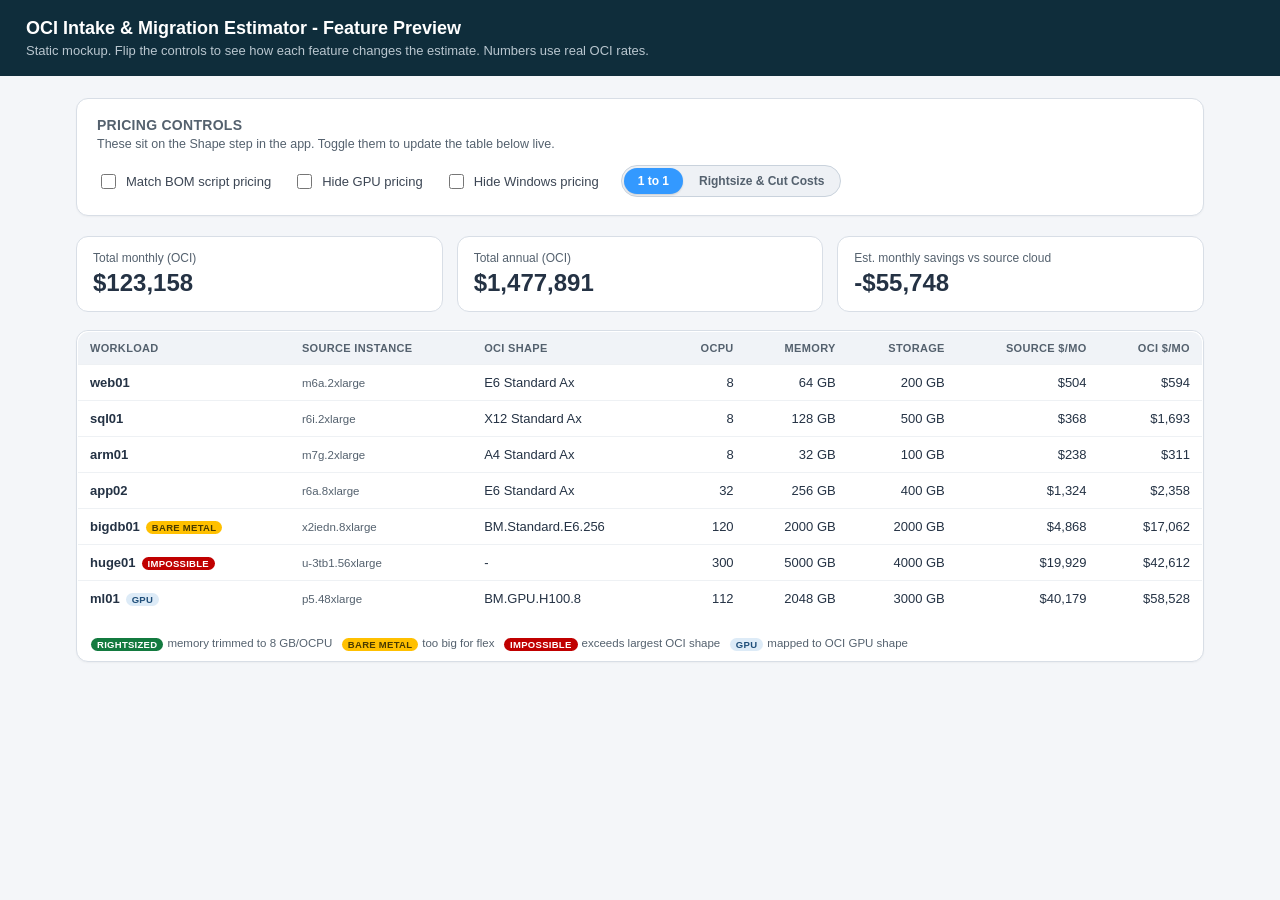
<file: OCI BOM Creator APEX/feature_preview.html>
<!doctype html>
<html lang="en">
<head>
<meta charset="utf-8" />
<meta name="viewport" content="width=device-width, initial-scale=1" />
<title>OCI Intake - Feature Preview</title>
<style>
  :root{
    --navy:#7F1D1D; --blue:#3399ff; --ink:#243244; --muted:#54616e;
    --line:#d8dee6; --bg:#f4f6f9; --card:#fff;
  }
  *{box-sizing:border-box}
  body{margin:0;font-family:-apple-system,Segoe UI,Roboto,Helvetica,Arial,sans-serif;color:var(--ink);background:var(--bg);}
  header{background:#0f2d3b;color:#fff;padding:18px 26px;}
  header h1{margin:0;font-size:18px;font-weight:700;}
  header p{margin:4px 0 0;font-size:13px;color:#b9c6cf;}
  .wrap{max-width:1180px;margin:0 auto;padding:22px 26px 60px;}
  .panel{background:var(--card);border:1px solid var(--line);border-radius:12px;padding:18px 20px;margin-bottom:20px;box-shadow:0 1px 2px rgba(0,0,0,.04);}
  .panel h2{margin:0 0 4px;font-size:14px;letter-spacing:.02em;text-transform:uppercase;color:var(--muted);}
  .panel .hint{margin:0 0 14px;font-size:12.5px;color:var(--muted);}
  .controls{display:flex;flex-wrap:wrap;gap:14px 22px;align-items:center;}
  .toggle{display:inline-flex;align-items:center;gap:7px;font-size:13px;color:#3c4654;cursor:pointer;user-select:none;}
  .toggle input{cursor:pointer;width:15px;height:15px;}
  .mode-switch{display:inline-flex;border:1px solid #c9d2dc;border-radius:999px;background:#eef1f5;padding:2px;gap:2px;}
  .mode-switch .mode-opt{border:none;background:transparent;color:#54616e;font-size:12px;font-weight:600;padding:6px 14px;border-radius:999px;cursor:pointer;transition:.15s;}
  .mode-switch .mode-opt.is-active{background:var(--blue);color:#fff;box-shadow:0 1px 2px rgba(0,0,0,.15);}
  .kpis{display:flex;gap:14px;flex-wrap:wrap;margin-bottom:18px;}
  .kpi{flex:1;min-width:170px;background:var(--card);border:1px solid var(--line);border-radius:12px;padding:14px 16px;}
  .kpi span{display:block;font-size:12px;color:var(--muted);}
  .kpi strong{display:block;font-size:24px;margin-top:4px;}
  .kpi.save strong{color:#137a3f;}
  table{width:100%;border-collapse:collapse;background:var(--card);border:1px solid var(--line);border-radius:12px;overflow:hidden;font-size:13px;}
  th,td{padding:10px 12px;text-align:left;border-bottom:1px solid #eef1f4;}
  th{background:#f0f3f7;color:var(--muted);font-size:11px;text-transform:uppercase;letter-spacing:.03em;}
  td.num,th.num{text-align:right;font-variant-numeric:tabular-nums;}
  tr:last-child td{border-bottom:none;}
  .flag{display:inline-block;font-size:9.5px;font-weight:700;padding:1px 6px;border-radius:9px;letter-spacing:.03em;vertical-align:middle;margin-left:6px;}
  .flag-bm{background:#ffc000;color:#4a3b00;}
  .flag-imp{background:#c00000;color:#fff;}
  .flag-gpu{background:#ddebf7;color:#1f4e79;}
  .flag-rs{background:#137a3f;color:#fff;}
  .sub{color:var(--muted);font-size:11.5px;}
  .strike{color:#b04a4a;text-decoration:line-through;font-size:11.5px;margin-right:5px;}
  .legend{font-size:11.5px;color:var(--muted);margin-top:10px;}
  .legend .flag{margin-left:0;margin-right:4px;}
</style>
</head>
<body>
<header>
  <h1>OCI Intake & Migration Estimator - Feature Preview</h1>
  <p>Static mockup. Flip the controls to see how each feature changes the estimate. Numbers use real OCI rates.</p>
</header>
<div class="wrap">

  <div class="panel">
    <h2>Pricing controls</h2>
    <p class="hint">These sit on the Shape step in the app. Toggle them to update the table below live.</p>
    <div class="controls">
      <label class="toggle" title="Treat the CPU column as OCPUs directly and floor CPU/RAM (matches the BOM script).">
        <input type="checkbox" id="bomMatch"><span>Match BOM script pricing</span>
      </label>
      <label class="toggle" title="Hide GPU per-GPU-hour pricing (shapes still mapped).">
        <input type="checkbox" id="hideGpu"><span>Hide GPU pricing</span>
      </label>
      <label class="toggle" title="Turn off Windows OS licensing (1 license per OCPU).">
        <input type="checkbox" id="hideWin"><span>Hide Windows pricing</span>
      </label>
      <div class="mode-switch" id="rsSwitch" title="1 to 1 carries over source memory. Rightsize caps memory at 8 GB/OCPU.">
        <button class="mode-opt is-active" data-rs="false">1 to 1</button>
        <button class="mode-opt" data-rs="true">Rightsize &amp; Cut Costs</button>
      </div>
    </div>
  </div>

  <div class="kpis">
    <div class="kpi"><span>Total monthly (OCI)</span><strong id="kMonthly">$0</strong></div>
    <div class="kpi"><span>Total annual (OCI)</span><strong id="kAnnual">$0</strong></div>
    <div class="kpi save"><span>Est. monthly savings vs source cloud</span><strong id="kSave">$0</strong></div>
  </div>

  <div class="panel" style="padding:0;overflow:hidden;">
    <table>
      <thead>
        <tr>
          <th>Workload</th><th>Source instance</th><th>OCI shape</th>
          <th class="num">OCPU</th><th class="num">Memory</th><th class="num">Storage</th>
          <th class="num">Source $/mo</th><th class="num">OCI $/mo</th>
        </tr>
      </thead>
      <tbody id="rows"></tbody>
    </table>
    <div style="padding:10px 14px;" class="legend">
      <span class="flag flag-rs">RIGHTSIZED</span>memory trimmed to 8&nbsp;GB/OCPU &nbsp;
      <span class="flag flag-bm">BARE METAL</span>too big for flex &nbsp;
      <span class="flag flag-imp">IMPOSSIBLE</span>exceeds largest OCI shape &nbsp;
      <span class="flag flag-gpu">GPU</span>mapped to OCI GPU shape
    </div>
  </div>

</div>

<script>
const HRS=730;
// OCI flex rates ($/hr): ocpu, mem
const SHAPE={ "E6 Standard Ax":{o:0.0138,m:0.0108,maxO:94,maxM:712},
              "X12 Standard Ax":{o:0.0119,m:0.0114,maxO:39,maxM:360},
              "A4 Standard Ax":{o:0.019,m:0.0084,maxO:45,maxM:720} };
const BM={ amd:[["BM.Standard.E6.Ax.192",192,1536],["BM.Standard.E6.256",256,3072]],
           intel:[["BM.Standard4.Ax.120",120,1152]],
           arm:[["BM.Standard.A4.Ax.48",48,768],["BM.Standard.A1.160",160,1024]] };
const LABEL={amd:"E6 Standard Ax",intel:"X12 Standard Ax",arm:"A4 Standard Ax"};
const DISK=0.0255, PERF=0.0017, WIN=0.0920;
// GPU shapes
const GPU={ "BM.GPU.H100.8":{n:8,rate:10.0} };

// sample workloads
const DATA=[
 {name:"web01",src:"m6a.2xlarge",srcMo:504, vendor:"amd", ocpu:8, mem:64, disk:200, os:"linux"},
 {name:"sql01",src:"r6i.2xlarge",srcMo:368, vendor:"intel", ocpu:8, mem:128, disk:500, os:"windows"},
 {name:"arm01",src:"m7g.2xlarge",srcMo:238, vendor:"arm", ocpu:8, mem:32, disk:100, os:"linux"},
 {name:"app02",src:"r6a.8xlarge",srcMo:1324, vendor:"amd", ocpu:32, mem:256, disk:400, os:"linux"},
 {name:"bigdb01",src:"x2iedn.8xlarge",srcMo:4868, vendor:"amd", ocpu:120, mem:2000, disk:2000, os:"linux"},
 {name:"huge01",src:"u-3tb1.56xlarge",srcMo:19929, vendor:"amd", ocpu:300, mem:5000, disk:4000, os:"linux"},
 {name:"ml01",src:"p5.48xlarge",srcMo:40179, vendor:"gpu", ocpu:112, mem:2048, disk:3000, gpuShape:"BM.GPU.H100.8"},
];

function money(x){return "$"+x.toLocaleString(undefined,{maximumFractionDigits:0});}

function fit(vendor,ocpu,mem){
  const s=SHAPE[LABEL[vendor]];
  if(ocpu<=s.maxO && mem<=s.maxM) return {name:LABEL[vendor],status:"ok"};
  for(const [nm,mo,mm] of (BM[vendor]||[])){ if(ocpu<=mo && mem<=mm) return {name:nm,status:"bm"}; }
  return {name:null,status:"imp"};
}

function render(){
  const bom=document.getElementById("bomMatch").checked;
  const hideGpu=document.getElementById("hideGpu").checked;
  const hideWin=document.getElementById("hideWin").checked;
  const rs=document.querySelector("#rsSwitch .is-active").dataset.rs==="true";
  let totO=0,totSrc=0; const tb=document.getElementById("rows"); tb.innerHTML="";

  DATA.forEach(d=>{
    let ocpu=d.ocpu, memOrig=d.mem, mem=d.mem;
    if(bom){ ocpu=Math.floor(ocpu); mem=Math.floor(mem); memOrig=mem; }
    let rsFlag=false;
    if(rs && d.vendor!=="gpu"){ const cap=Math.ceil(ocpu*8); if(cap<mem){mem=cap; rsFlag=true;} }

    let oci=0, shapeName, badge="";
    if(d.vendor==="gpu"){
      const g=GPU[d.gpuShape]; shapeName=d.gpuShape;
      oci = hideGpu ? 0 : g.n*g.rate*HRS;
      oci += d.disk*DISK + (10*d.disk)*PERF;
      badge=`<span class="flag flag-gpu">GPU</span>`;
    } else {
      const f=fit(d.vendor,ocpu,mem); shapeName=f.name||"-";
      const s=SHAPE[LABEL[d.vendor]];
      oci = ocpu*s.o*HRS + mem*s.m*HRS + d.disk*DISK + (10*d.disk)*PERF;
      if(d.os==="windows" && !hideWin) oci += ocpu*WIN*HRS;
      if(f.status==="bm") badge=`<span class="flag flag-bm">BARE METAL</span>`;
      if(f.status==="imp"){ badge=`<span class="flag flag-imp">IMPOSSIBLE</span>`; }
    }
    if(rsFlag) badge+=`<span class="flag flag-rs">RIGHTSIZED</span>`;

    totO+=oci; totSrc+=d.srcMo;
    const memCell = rsFlag ? `<span class="strike">${memOrig}</span>${mem} GB` : `${mem} GB`;
    tb.insertAdjacentHTML("beforeend",
      `<tr>
        <td><strong>${d.name}</strong>${badge}</td>
        <td class="sub">${d.src}</td>
        <td>${shapeName}</td>
        <td class="num">${ocpu}</td>
        <td class="num">${memCell}</td>
        <td class="num">${d.disk} GB</td>
        <td class="num">${money(d.srcMo)}</td>
        <td class="num">${money(oci)}</td>
      </tr>`);
  });
  document.getElementById("kMonthly").textContent=money(totO);
  document.getElementById("kAnnual").textContent=money(totO*12);
  const save=totSrc-totO;
  const k=document.getElementById("kSave");
  k.textContent=(save>=0?"":"-")+money(Math.abs(save));
  k.parentElement.classList.toggle("save",save>=0);
}

document.querySelectorAll("#bomMatch,#hideGpu,#hideWin").forEach(c=>c.addEventListener("change",render));
document.getElementById("rsSwitch").addEventListener("click",e=>{
  const o=e.target.closest("[data-rs]"); if(!o) return;
  document.querySelectorAll("#rsSwitch .mode-opt").forEach(b=>b.classList.toggle("is-active",b===o));
  render();
});
render();
</script>
</body>
</html>
</file>
